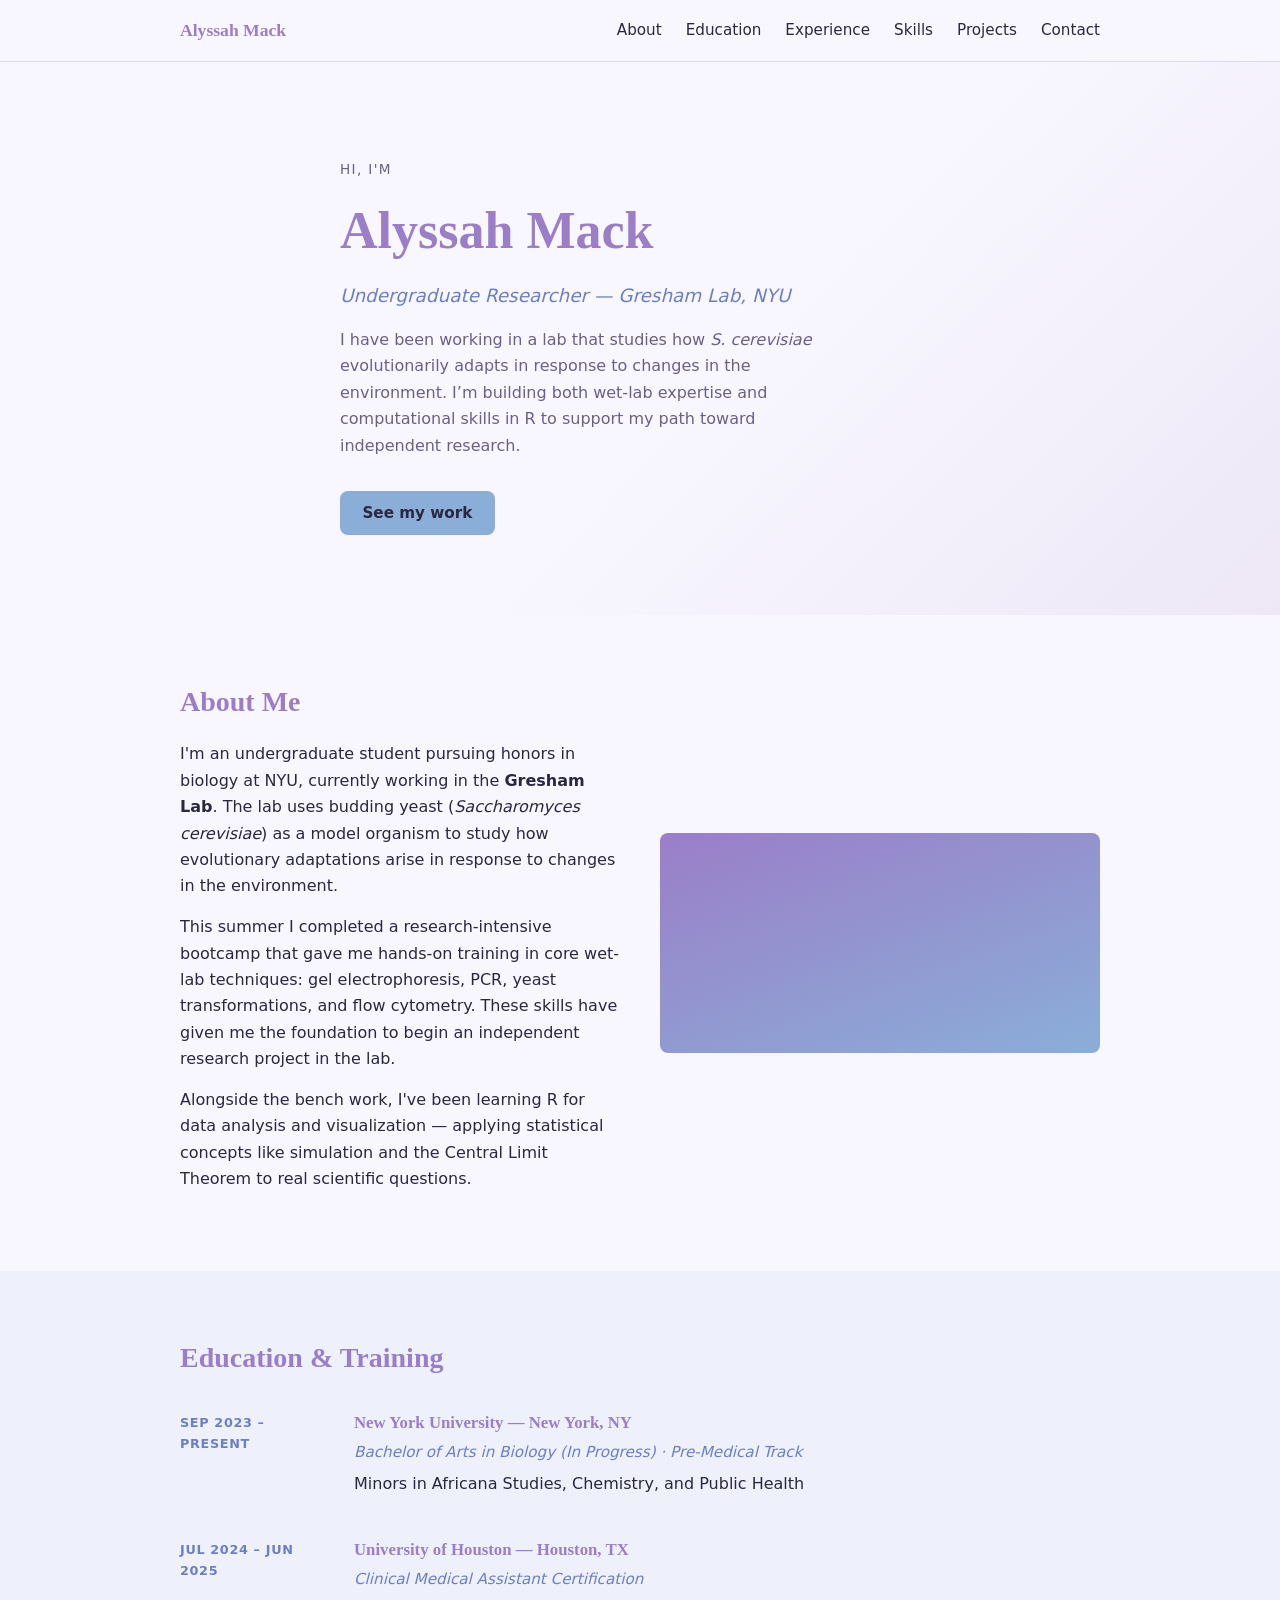
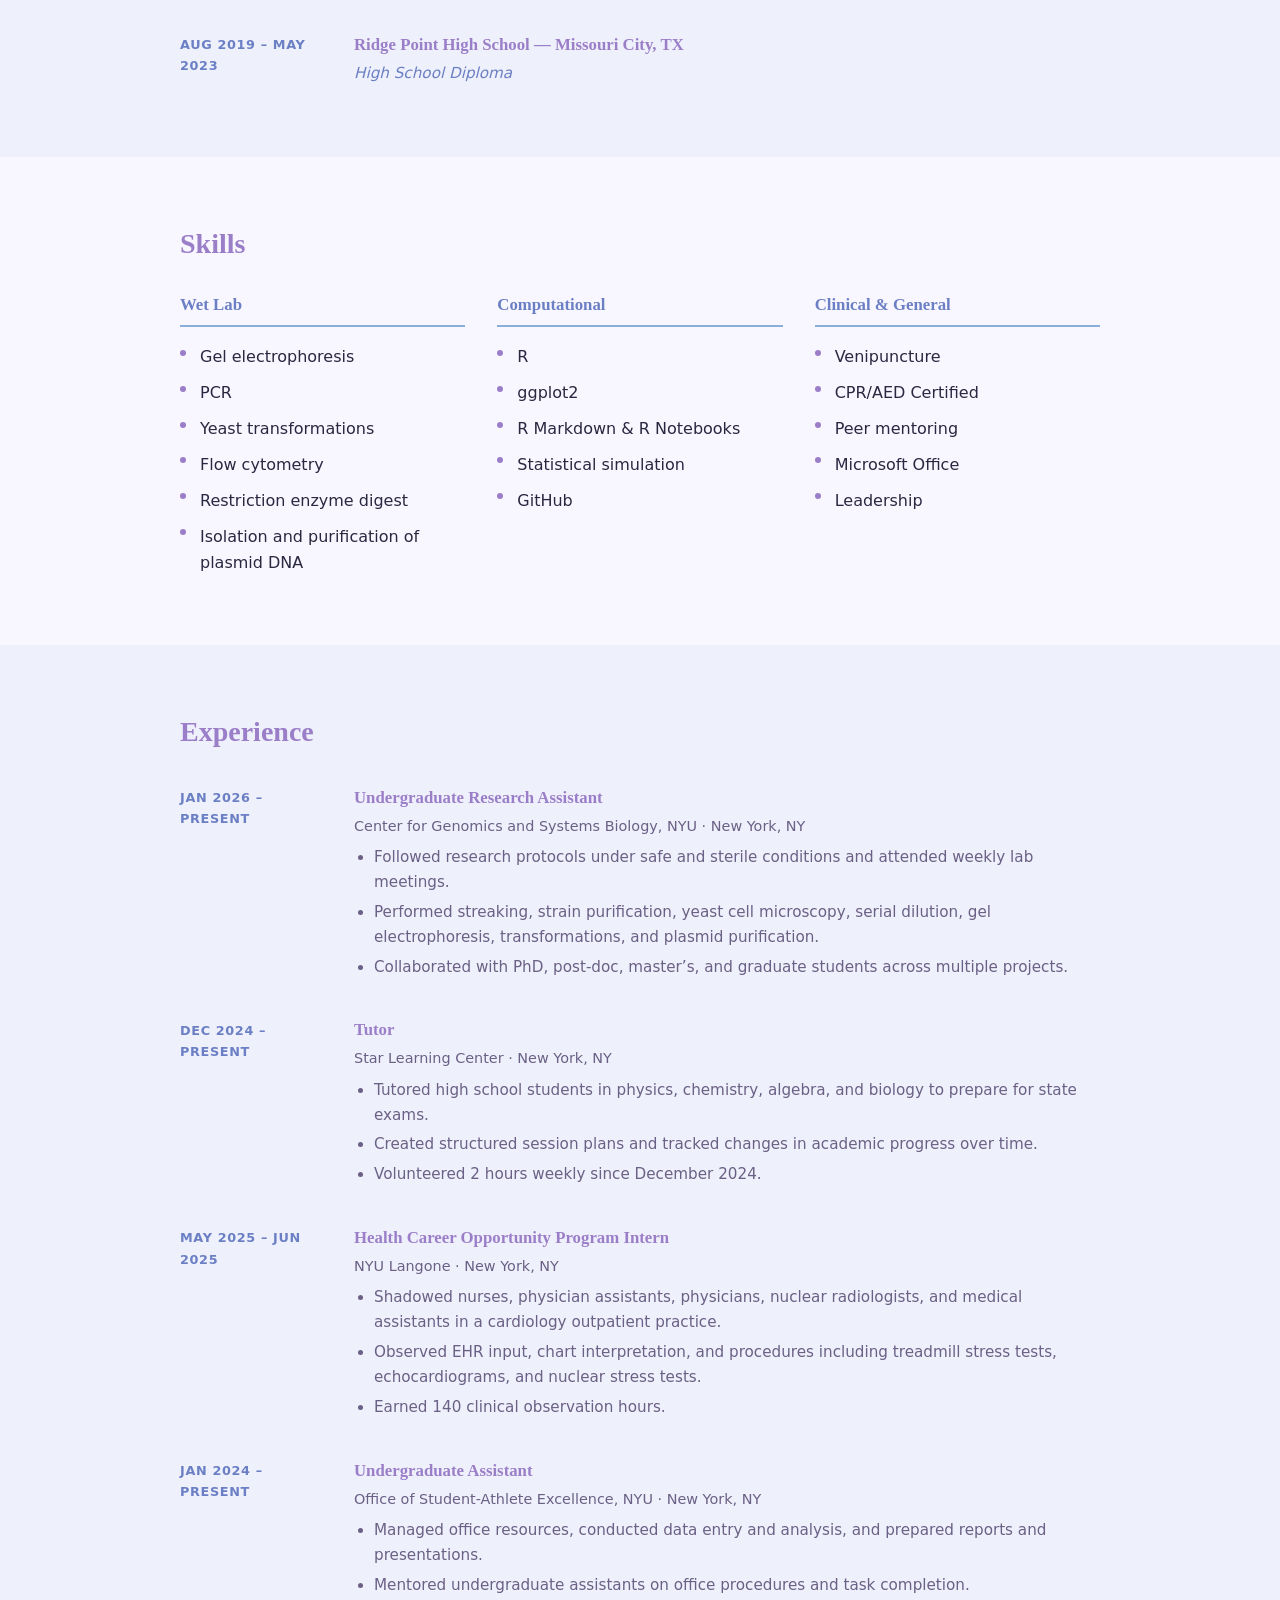
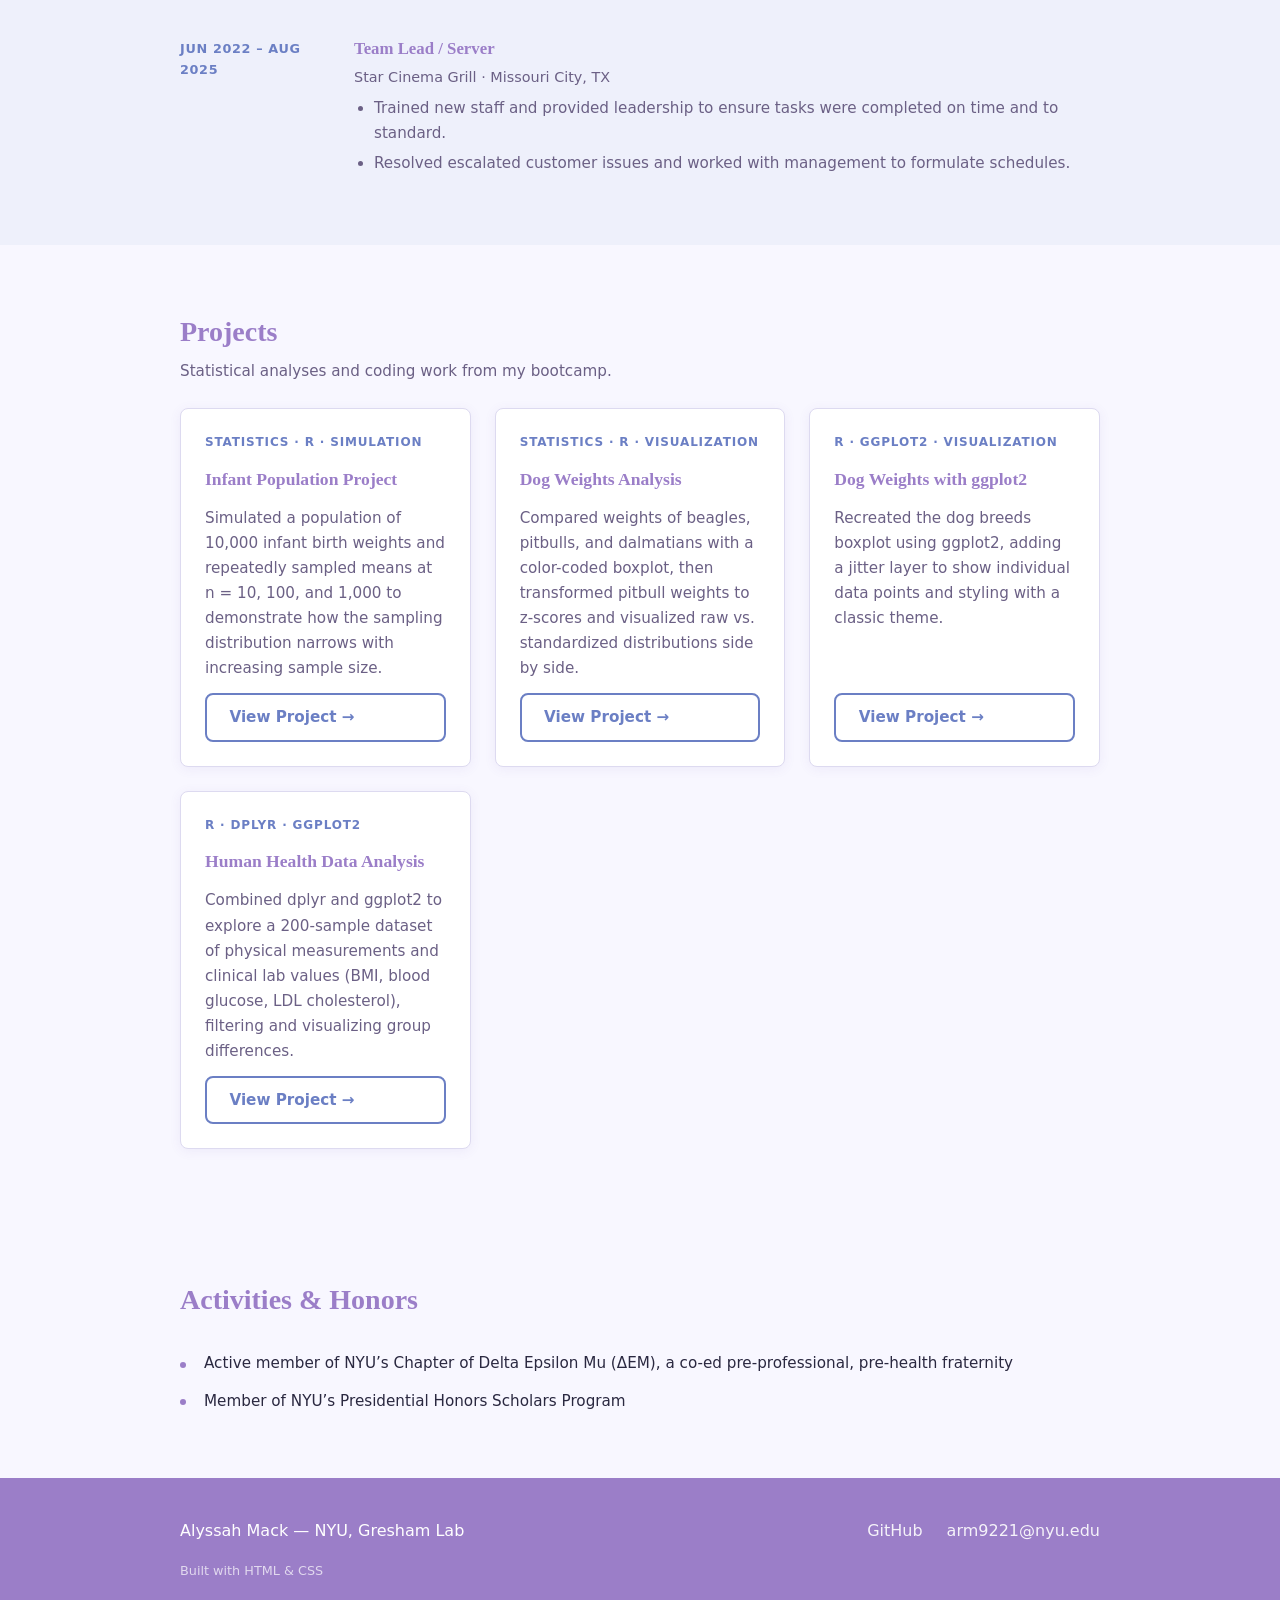
<file: index.html>
<!DOCTYPE html>
<html lang="en">
<head>
  <meta charset="UTF-8">
  <meta name="viewport" content="width=device-width, initial-scale=1.0">
  <title>Alyssah Mack — Undergraduate Researcher</title>
  <link rel="stylesheet" href="style.css">
</head>
<body>

  <!-- Navigation -->
  <header class="site-header">
    <nav class="nav">
      <a class="nav-logo" href="index.html">Alyssah Mack</a>
      <ul class="nav-links">
        <li><a href="#about">About</a></li>
        <li><a href="#education">Education</a></li>
        <li><a href="#experience">Experience</a></li>
        <li><a href="#skills">Skills</a></li>
        <li><a href="#projects">Projects</a></li>
        <li><a href="#contact">Contact</a></li>
      </ul>
    </nav>
  </header>

  <!-- Hero -->
  <section class="hero">
    <div class="container hero-content">
      <p class="hero-label">Hi, I'm</p>
      <h1>Alyssah Mack</h1>
      <p class="hero-title">Undergraduate Researcher &mdash; Gresham Lab, NYU</p>
      <p class="hero-tagline">
        I have been working in a lab that studies how <em>S. cerevisiae</em> evolutionarily
        adapts in response to changes in the environment. I&rsquo;m building both wet-lab expertise
        and computational skills in R to support my path toward independent research.
      </p>
      <a class="btn" href="#projects">See my work</a>
    </div>
  </section>

  <!-- About -->
  <section class="section" id="about">
    <div class="container about-grid">
      <div class="about-text">
        <h2>About Me</h2>
        <p>
          I'm an undergraduate student pursuing honors in biology at NYU, currently
          working in the <strong>Gresham Lab</strong>. The lab uses budding yeast
          (<em>Saccharomyces cerevisiae</em>) as a model organism to study how
          evolutionary adaptations arise in response to changes in the environment.
        </p>
        <p>
          This summer I completed a research-intensive bootcamp that gave me hands-on
          training in core wet-lab techniques: gel electrophoresis, PCR, yeast
          transformations, and flow cytometry. These skills have given me the foundation
          to begin an independent research project in the lab.
        </p>
        <p>
          Alongside the bench work, I've been learning R for data analysis and
          visualization — applying statistical concepts like simulation and the Central
          Limit Theorem to real scientific questions.
        </p>
      </div>
      <div class="accent-block" aria-hidden="true"></div>
    </div>
  </section>

  <!-- Education & Training -->
  <section class="section section-alt" id="education">
    <div class="container">
      <h2 class="section-heading">Education &amp; Training</h2>
      <div class="timeline">

        <div class="timeline-item">
          <div class="timeline-date">Sep 2023 &ndash; Present</div>
          <div class="timeline-content">
            <h3>New York University &mdash; New York, NY</h3>
            <p class="timeline-role">Bachelor of Arts in Biology (In Progress) &middot; Pre-Medical Track</p>
            <p>Minors in Africana Studies, Chemistry, and Public Health</p>
          </div>
        </div>

        <div class="timeline-item">
          <div class="timeline-date">Jul 2024 &ndash; Jun 2025</div>
          <div class="timeline-content">
            <h3>University of Houston &mdash; Houston, TX</h3>
            <p class="timeline-role">Clinical Medical Assistant Certification</p>
          </div>
        </div>

        <div class="timeline-item">
          <div class="timeline-date">Aug 2019 &ndash; May 2023</div>
          <div class="timeline-content">
            <h3>Ridge Point High School &mdash; Missouri City, TX</h3>
            <p class="timeline-role">High School Diploma</p>
          </div>
        </div>

      </div>
    </div>
  </section>

  <!-- Skills -->
  <section class="section" id="skills">
    <div class="container">
      <h2 class="skills-title">Skills</h2>
      <div class="skills-grid">

        <div class="skills-col">
          <h3>Wet Lab</h3>
          <ul>
            <li>Gel electrophoresis</li>
            <li>PCR</li>
            <li>Yeast transformations</li>
            <li>Flow cytometry</li>
            <li>Restriction enzyme digest</li>
            <li>Isolation and purification of plasmid DNA</li>
          </ul>
        </div>

        <div class="skills-col">
          <h3>Computational</h3>
          <ul>
            <li>R</li>
            <li>ggplot2</li>
            <li>R Markdown &amp; R Notebooks</li>
            <li>Statistical simulation</li>
            <li>GitHub</li>
          </ul>
        </div>

        <div class="skills-col">
          <h3>Clinical &amp; General</h3>
          <ul>
            <li>Venipuncture</li>
            <li>CPR/AED Certified</li>
            <li>Peer mentoring</li>
            <li>Microsoft Office</li>
            <li>Leadership</li>
          </ul>
        </div>

      </div>
    </div>
  </section>

  <!-- Experience -->
  <section class="section section-alt" id="experience">
    <div class="container">
      <h2 class="section-heading">Experience</h2>
      <div class="timeline">

        <div class="timeline-item">
          <div class="timeline-date">Jan 2026 &ndash; Present</div>
          <div class="timeline-content">
            <h3>Undergraduate Research Assistant</h3>
            <p class="timeline-org">Center for Genomics and Systems Biology, NYU &middot; New York, NY</p>
            <ul>
              <li>Followed research protocols under safe and sterile conditions and attended weekly lab meetings.</li>
              <li>Performed streaking, strain purification, yeast cell microscopy, serial dilution, gel electrophoresis, transformations, and plasmid purification.</li>
              <li>Collaborated with PhD, post-doc, master&rsquo;s, and graduate students across multiple projects.</li>
            </ul>
          </div>
        </div>

        <div class="timeline-item">
          <div class="timeline-date">Dec 2024 &ndash; Present</div>
          <div class="timeline-content">
            <h3>Tutor</h3>
            <p class="timeline-org">Star Learning Center &middot; New York, NY</p>
            <ul>
              <li>Tutored high school students in physics, chemistry, algebra, and biology to prepare for state exams.</li>
              <li>Created structured session plans and tracked changes in academic progress over time.</li>
              <li>Volunteered 2 hours weekly since December 2024.</li>
            </ul>
          </div>
        </div>

        <div class="timeline-item">
          <div class="timeline-date">May 2025 &ndash; Jun 2025</div>
          <div class="timeline-content">
            <h3>Health Career Opportunity Program Intern</h3>
            <p class="timeline-org">NYU Langone &middot; New York, NY</p>
            <ul>
              <li>Shadowed nurses, physician assistants, physicians, nuclear radiologists, and medical assistants in a cardiology outpatient practice.</li>
              <li>Observed EHR input, chart interpretation, and procedures including treadmill stress tests, echocardiograms, and nuclear stress tests.</li>
              <li>Earned 140 clinical observation hours.</li>
            </ul>
          </div>
        </div>

        <div class="timeline-item">
          <div class="timeline-date">Jan 2024 &ndash; Present</div>
          <div class="timeline-content">
            <h3>Undergraduate Assistant</h3>
            <p class="timeline-org">Office of Student-Athlete Excellence, NYU &middot; New York, NY</p>
            <ul>
              <li>Managed office resources, conducted data entry and analysis, and prepared reports and presentations.</li>
              <li>Mentored undergraduate assistants on office procedures and task completion.</li>
            </ul>
          </div>
        </div>

        <div class="timeline-item">
          <div class="timeline-date">Jun 2022 &ndash; Aug 2025</div>
          <div class="timeline-content">
            <h3>Team Lead / Server</h3>
            <p class="timeline-org">Star Cinema Grill &middot; Missouri City, TX</p>
            <ul>
              <li>Trained new staff and provided leadership to ensure tasks were completed on time and to standard.</li>
              <li>Resolved escalated customer issues and worked with management to formulate schedules.</li>
            </ul>
          </div>
        </div>

      </div>
    </div>
  </section>

  <!-- Projects -->
  <section class="section" id="projects">
    <div class="container">
      <h2 class="projects-title">Projects</h2>
      <p class="projects-subtitle">Statistical analyses and coding work from my bootcamp.</p>
      <div class="projects-grid">

        <article class="project-card">
          <div class="card-tag">Statistics &middot; R &middot; Simulation</div>
          <h3>Infant Population Project</h3>
          <p>
            Simulated a population of 10,000 infant birth weights and repeatedly
            sampled means at n = 10, 100, and 1,000 to demonstrate how the
            sampling distribution narrows with increasing sample size.
          </p>
          <a class="btn btn-outline" href="projects/infant-population.html">View Project &rarr;</a>
        </article>

        <article class="project-card">
          <div class="card-tag">Statistics &middot; R &middot; Visualization</div>
          <h3>Dog Weights Analysis</h3>
          <p>
            Compared weights of beagles, pitbulls, and dalmatians with a
            color-coded boxplot, then transformed pitbull weights to z-scores
            and visualized raw vs. standardized distributions side by side.
          </p>
          <a class="btn btn-outline" href="projects/dog-weights.html">View Project &rarr;</a>
        </article>

        <article class="project-card">
          <div class="card-tag">R &middot; ggplot2 &middot; Visualization</div>
          <h3>Dog Weights with ggplot2</h3>
          <p>
            Recreated the dog breeds boxplot using ggplot2, adding a jitter
            layer to show individual data points and styling with a classic
            theme.
          </p>
          <a class="btn btn-outline" href="projects/ggplot-dog-weights.html">View Project &rarr;</a>
        </article>

        <article class="project-card">
          <div class="card-tag">R &middot; dplyr &middot; ggplot2</div>
          <h3>Human Health Data Analysis</h3>
          <p>
            Combined dplyr and ggplot2 to explore a 200-sample dataset of
            physical measurements and clinical lab values (BMI, blood glucose,
            LDL cholesterol), filtering and visualizing group differences.
          </p>
          <a class="btn btn-outline" href="projects/human-health-data.html">View Project &rarr;</a>
        </article>

      </div>
    </div>
  </section>

  <!-- Activities & Honors -->
  <section class="section" id="honors">
    <div class="container">
      <h2 class="section-heading">Activities &amp; Honors</h2>
      <ul class="honors-list">
        <li>Active member of NYU&rsquo;s Chapter of Delta Epsilon Mu (&Delta;&Epsilon;&Mu;), a co-ed pre-professional, pre-health fraternity</li>
        <li>Member of NYU&rsquo;s Presidential Honors Scholars Program</li>
      </ul>
    </div>
  </section>

  <!-- Footer / Contact -->
  <footer class="site-footer" id="contact">
    <div class="container footer-content">
      <p>Alyssah Mack &mdash; NYU, Gresham Lab</p>
      <ul class="footer-links">
        <li>
          <a href="https://github.com/arm9221-beep" target="_blank" rel="noopener">
            GitHub
          </a>
        </li>
        <li>
          <a href="mailto:arm9221@nyu.edu">arm9221@nyu.edu</a>
        </li>
      </ul>
      <p class="footer-note">Built with HTML &amp; CSS</p>
    </div>
  </footer>

</body>
</html>
</file>
<file: style.css>
:root {
  --terracotta: #9B7EC8;
  --amber:      #8AAED8;
  --sage:       #6B7FC4;
  --bg:         #F8F7FF;
  --bg-alt:     #EEF0FB;
  --text:       #2A2840;
  --text-muted: #6B6085;
  --card-bg:    #FFFFFF;
  --border:     #DDDAF0;
  --footer-bg:  #9B7EC8;
  --footer-text:#FFFFFF;
  --radius:     8px;
  --shadow:     0 2px 12px rgba(100,80,180,0.08);
  --max-width:  960px;
}

*, *::before, *::after { box-sizing: border-box; margin: 0; padding: 0; }

body {
  font-family: system-ui, -apple-system, sans-serif;
  background: var(--bg);
  color: var(--text);
  line-height: 1.65;
}

h1, h2, h3 {
  font-family: Georgia, 'Times New Roman', serif;
}

a {
  color: var(--sage);
  transition: color 0.15s;
}

a:hover { color: var(--terracotta); }

img { max-width: 100%; display: block; }

/* ── Layout ── */
.container {
  max-width: var(--max-width);
  margin: 0 auto;
  padding: 0 1.25rem;
}

.section     { padding: 4rem 0; }
.section-alt { background: var(--bg-alt); }

/* ── Navigation ── */
.site-header {
  position: sticky;
  top: 0;
  background: var(--bg);
  border-bottom: 1px solid var(--border);
  z-index: 100;
}

.nav {
  display: flex;
  align-items: center;
  justify-content: space-between;
  padding: 1rem 1.25rem;
  max-width: var(--max-width);
  margin: 0 auto;
}

.nav-logo {
  font-family: Georgia, serif;
  font-size: 1.1rem;
  color: var(--terracotta);
  text-decoration: none;
  font-weight: bold;
}

.nav-links {
  display: flex;
  flex-wrap: wrap;
  gap: 1.5rem;
  list-style: none;
}

.nav-links a {
  text-decoration: none;
  color: var(--text);
  font-size: 0.95rem;
}

.nav-links a:hover { color: var(--terracotta); }

/* ── Buttons ── */
.btn {
  display: inline-block;
  background: var(--amber);
  color: var(--text);
  padding: 0.6rem 1.4rem;
  border-radius: var(--radius);
  text-decoration: none;
  font-weight: 600;
  font-size: 0.95rem;
  transition: background 0.2s, color 0.2s;
}

.btn:hover { background: var(--terracotta); color: #fff; }

.btn-outline {
  background: transparent;
  border: 2px solid var(--sage);
  color: var(--sage);
}

.btn-outline:hover { background: var(--sage); color: #fff; }

/* ── Hero ── */
.hero {
  background: linear-gradient(135deg, var(--bg) 55%, #EDE7F6 100%);
  padding: 6rem 0 5rem;
}

.hero-content { max-width: 640px; }

.hero-label {
  color: var(--text-muted);
  font-size: 0.85rem;
  text-transform: uppercase;
  letter-spacing: 0.1em;
  margin-bottom: 0.5rem;
}

.hero h1 {
  font-size: clamp(2rem, 5vw, 3.25rem);
  color: var(--terracotta);
  margin-bottom: 0.4rem;
}

.hero-title {
  font-size: 1.15rem;
  color: var(--sage);
  font-style: italic;
  margin-bottom: 1rem;
}

.hero-tagline {
  font-size: 1rem;
  color: var(--text-muted);
  max-width: 520px;
  margin-bottom: 2rem;
}

/* ── About ── */
.about-grid {
  display: grid;
  gap: 2.5rem;
}

.about-text h2 {
  color: var(--terracotta);
  margin-bottom: 1rem;
  font-size: 1.75rem;
}

.about-text p { margin-bottom: 0.9rem; }

.accent-block {
  background: linear-gradient(160deg, var(--terracotta), var(--amber));
  border-radius: var(--radius);
  min-height: 220px;
}

@media (min-width: 768px) {
  .about-grid {
    grid-template-columns: 1fr 1fr;
    align-items: center;
  }
}

/* ── Skills ── */
.skills-grid {
  display: grid;
  gap: 2rem;
  margin-top: 1.5rem;
}

.section .skills-title {
  color: var(--terracotta);
  margin-bottom: 1rem;
  font-size: 1.75rem;
}

.skills-col h3 {
  color: var(--sage);
  margin-bottom: 0.75rem;
  font-size: 1.05rem;
  border-bottom: 2px solid var(--amber);
  padding-bottom: 0.4rem;
}

.skills-col ul { list-style: none; }

.skills-col li {
  padding: 0.3rem 0 0.3rem 1.25rem;
  position: relative;
}

.skills-col li::before {
  content: "";
  position: absolute;
  left: 0;
  top: 0.65rem;
  width: 6px;
  height: 6px;
  border-radius: 50%;
  background: var(--terracotta);
}

@media (min-width: 640px) {
  .skills-grid { grid-template-columns: repeat(3, 1fr); }
}

/* ── Section heading (shared) ── */
.section-heading {
  color: var(--terracotta);
  margin-bottom: 1.75rem;
  font-size: 1.75rem;
}

/* ── Timeline (Education & Experience) ── */
.timeline {
  display: flex;
  flex-direction: column;
  gap: 2rem;
}

.timeline-item {
  display: grid;
  gap: 0.25rem;
}

.timeline-date {
  font-size: 0.8rem;
  font-weight: 600;
  color: var(--sage);
  text-transform: uppercase;
  letter-spacing: 0.05em;
  padding-top: 0.2rem;
}

.timeline-content h3 {
  color: var(--terracotta);
  font-size: 1.05rem;
  margin-bottom: 0.2rem;
}

.timeline-role {
  font-style: italic;
  color: var(--sage);
  font-size: 0.95rem;
  margin-bottom: 0.4rem;
}

.timeline-org {
  color: var(--text-muted);
  font-size: 0.9rem;
  margin-bottom: 0.5rem;
}

.timeline-content p { margin-bottom: 0.4rem; }

.timeline-content ul {
  padding-left: 1.25rem;
  margin-top: 0.4rem;
  list-style: disc;
}

.timeline-content li {
  font-size: 0.95rem;
  color: var(--text-muted);
  margin-bottom: 0.3rem;
}

@media (min-width: 640px) {
  .timeline-item {
    grid-template-columns: 150px 1fr;
    gap: 0.25rem 1.5rem;
  }
}

/* ── Activities & Honors ── */
.honors-list {
  list-style: none;
  margin-top: 0.5rem;
  display: flex;
  flex-direction: column;
  gap: 0.75rem;
}

.honors-list li {
  padding-left: 1.5rem;
  position: relative;
  font-size: 0.95rem;
}

.honors-list li::before {
  content: "";
  position: absolute;
  left: 0;
  top: 0.65rem;
  width: 6px;
  height: 6px;
  border-radius: 50%;
  background: var(--terracotta);
}

/* ── Projects ── */
.projects-title {
  color: var(--terracotta);
  margin-bottom: 0.25rem;
  font-size: 1.75rem;
}

.projects-subtitle {
  color: var(--text-muted);
  margin-bottom: 1.5rem;
  font-size: 0.95rem;
}

.projects-grid {
  display: grid;
  grid-template-columns: repeat(auto-fill, minmax(280px, 1fr));
  gap: 1.5rem;
}

.project-card {
  background: var(--card-bg);
  border: 1px solid var(--border);
  border-radius: var(--radius);
  padding: 1.5rem;
  box-shadow: var(--shadow);
  display: flex;
  flex-direction: column;
  gap: 0.75rem;
  transition: box-shadow 0.2s;
}

.project-card:hover { box-shadow: 0 4px 20px rgba(0,0,0,0.11); }

.card-tag {
  font-size: 0.75rem;
  text-transform: uppercase;
  letter-spacing: 0.07em;
  color: var(--sage);
  font-weight: 600;
}

.project-card h3 {
  color: var(--terracotta);
  font-size: 1.1rem;
}

.project-card p {
  font-size: 0.95rem;
  color: var(--text-muted);
  flex-grow: 1;
}

/* ── Footer ── */
.site-footer {
  background: var(--footer-bg);
  color: var(--footer-text);
  padding: 2.5rem 0;
}

.footer-content {
  display: flex;
  flex-wrap: wrap;
  gap: 1rem;
  align-items: center;
  justify-content: space-between;
}

.footer-links {
  list-style: none;
  display: flex;
  gap: 1.5rem;
}

.footer-links a {
  color: var(--footer-text);
  opacity: 0.9;
  text-decoration: none;
}

.footer-links a:hover { opacity: 1; text-decoration: underline; }

.footer-note {
  font-size: 0.8rem;
  opacity: 0.7;
  width: 100%;
}

/* ── Project detail page ── */
.project-page {
  max-width: 720px;
  margin: 3rem auto;
  padding: 0 1.25rem 5rem;
}

.back-link {
  display: inline-block;
  color: var(--sage);
  text-decoration: none;
  font-size: 0.9rem;
  margin-bottom: 2rem;
}

.back-link:hover { color: var(--terracotta); }

.project-header { margin-bottom: 2.5rem; }

.project-header h1 {
  color: var(--terracotta);
  font-size: clamp(1.5rem, 4vw, 2.25rem);
  margin: 0.5rem 0 1rem;
}

.project-meta {
  display: grid;
  grid-template-columns: auto 1fr;
  gap: 0.3rem 1rem;
  font-size: 0.9rem;
  color: var(--text-muted);
}

.project-meta dt { font-weight: 600; }

.project-page section { margin-bottom: 2.5rem; }

.project-page h2 {
  color: var(--sage);
  font-size: 1.25rem;
  margin-bottom: 0.75rem;
  padding-bottom: 0.3rem;
  border-bottom: 1px solid var(--border);
}

.project-page p  { margin-bottom: 0.85rem; }

.project-page ul {
  padding-left: 1.5rem;
  margin-top: 0.5rem;
}

.project-page li { margin-bottom: 0.4rem; }

.notebook-cta { margin: 1rem 0; }

.notebook-embed { margin-top: 1rem; }

.notebook-embed iframe {
  width: 100%;
  height: 600px;
  border: 1px solid var(--border);
  border-radius: var(--radius);
}

.embed-note {
  font-size: 0.8rem;
  color: var(--text-muted);
  margin-top: 0.5rem;
}
</file>
